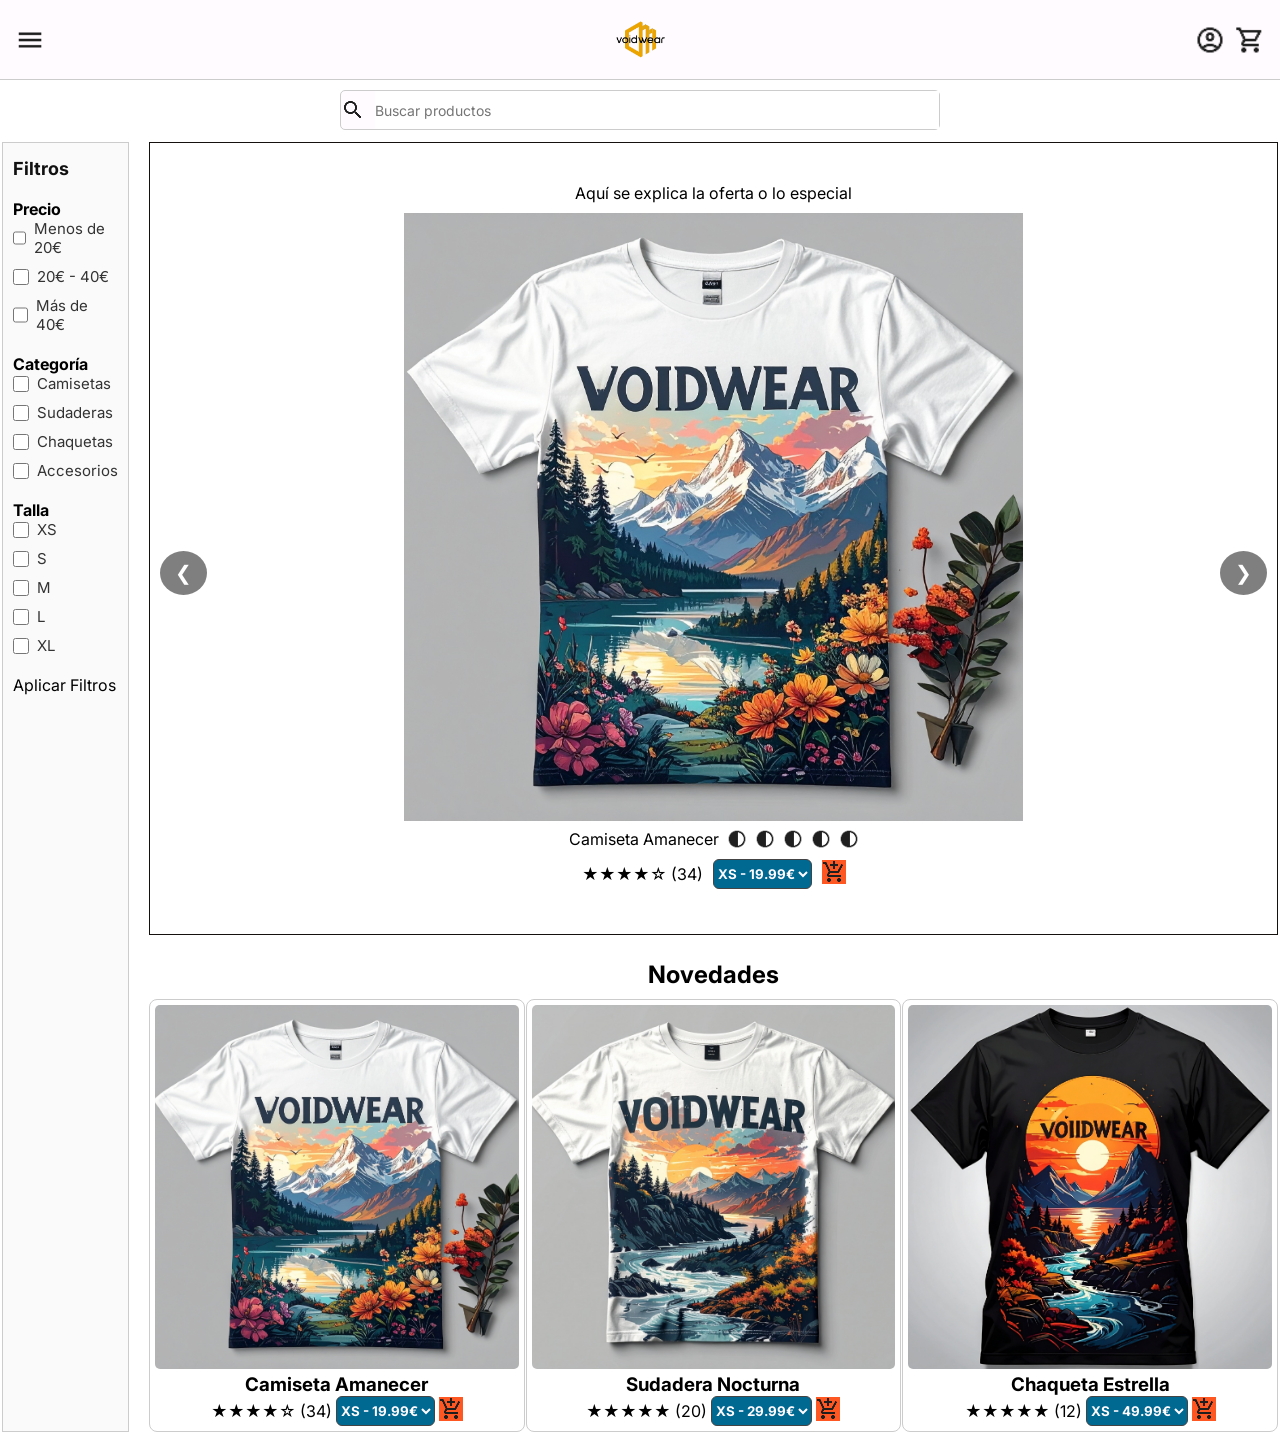
<file: index.html>
<!DOCTYPE html>
<html lang="es">
<head>
    <meta charset="UTF-8">
    <meta name="viewport" content="width=device-width, initial-scale=1.0">
    <title>VoidWear - Home</title>
    <link rel="stylesheet" href="css/style.css">
</head>
<body>

<header>
    <img class="icono menu-toggle" src="icons/menu.png" alt="Menú">

    <img class="logo" src="logos/normal.png" alt="Logo">

    <div class="icons-header">
        <img class="icono" src="icons/perfil.png" alt="Perfil">
        <img class="icono" src="icons/carrito.png" alt="Carrito">
    </div>
</header>


<nav class="menu-lateral" id="menuLateral">
    <button class="cerrar-menu" id="cerrarMenu">×</button>

    <div class="menu-item">
        <p class="categoria">Mujer ▼</p>
        <div class="submenu">
            <a href="#">Camisetas</a>
            <a href="#">Pantalones</a>
            <a href="#">Chaquetas</a>
            <a href="#">Accesorios</a>
        </div>
    </div>

    <div class="menu-item">
        <p class="categoria">Hombre ▼</p>
        <div class="submenu">
            <a href="#">Camisetas</a>
            <a href="#">Pantalones</a>
            <a href="#">Chaquetas</a>
            <a href="#">Accesorios</a>
        </div>
    </div>

    <div class="menu-item">
        <p class="categoria">Niños ▼</p>
        <div class="submenu">
            <a href="#">Camisetas</a>
            <a href="#">Pantalones</a>
            <a href="#">Chaquetas</a>
            <a href="#">Accesorios</a>
        </div>
    </div>

    <a class="solo-link" href="#">Ofertas</a>

</nav>



</header>

<nav class="menu-lateral" id="menuLateral">
    <button class="cerrar-menu" id="cerrarMenu">X</button>
    <a href="#">Hombre</a>
    <a href="#">Mujer</a>
    <a href="#">Accesorios</a>
    <a href="#">Ofertas</a>
</nav>

<div class="busqueda">
    <img class="icono" src="icons/lupa.png" alt="Buscar">
    <input type="text" id="searchBar" placeholder="Buscar productos">
    <img class="icono filtro-toggle" src="icons/filtro.png" alt="Filtro">
</div>



<div class="filtro-panel" id="filtroPanel">
    <div class="filtro-contenido">

        <h3>Filtrar por</h3>

        *9+6
        <div class="filtro-grupo">
            <h4>Precio</h4>
            <label><input type="checkbox"> Menos de 20€</label>
            <label><input type="checkbox"> 20€ - 40€</label>
            <label><input type="checkbox"> Más de 40€</label>
        </div>

        <div class="filtro-grupo">
            <h4>Categoría</h4>
            <label><input type="checkbox"> Camisetas</label>
            <label><input type="checkbox"> Sudaderas</label>
            <label><input type="checkbox"> Chaquetas</label>
        </div>

        <div class="filtro-grupo">
            <h4>Talla</h4>
            <label><input type="checkbox"> XS</label>
            <label><input type="checkbox"> S</label>
            <label><input type="checkbox"> M</label>
            <label><input type="checkbox"> L</label>
            <label><input type="checkbox"> XL</label>
        </div>

        <button id="cerrarFiltro" class="btn-cerrar-filtro">Cerrar</button>
    </div>
</div>



<div class="contenedor-pagina">
   <aside class="sidebar" id="sidebarFiltros">
    
    <h3>Filtros</h3>

    <div class="sidebar-grupo">
        <h4>Precio</h4>
        <label><input type="checkbox" class="filtro" value="menos20"> Menos de 20€</label>
        <label><input type="checkbox" class="filtro" value="20-40"> 20€ - 40€</label>
        <label><input type="checkbox" class="filtro" value="mas40"> Más de 40€</label>
    </div>

    <div class="sidebar-grupo">
        <h4>Categoría</h4>
        <label><input type="checkbox" class="filtro" value="camisetas"> Camisetas</label>
        <label><input type="checkbox" class="filtro" value="sudaderas"> Sudaderas</label>
        <label><input type="checkbox" class="filtro" value="chaquetas"> Chaquetas</label>
        <label><input type="checkbox" class="filtro" value="accesorios"> Accesorios</label>
    </div>

    <div class="sidebar-grupo">
        <h4>Talla</h4>
        <label><input type="checkbox" class="filtro" value="xs"> XS</label>
        <label><input type="checkbox" class="filtro" value="s"> S</label>
        <label><input type="checkbox" class="filtro" value="m"> M</label>
        <label><input type="checkbox" class="filtro" value="l"> L</label>
        <label><input type="checkbox" class="filtro" value="xl"> XL</label>
    </div>

    <button class="btn-aplicar-filtros">Aplicar Filtros</button>

</aside>

    <main>
        <section class="especial">
    <div class="slider-header">
        Aquí se explica la oferta o lo especial
    </div>

    <div class="slider-container">
        <div class="slider" id="slider">

            <div class="slide" data-id="1">
                <img src="imgs/slide1.jpg" class="img-producto">
                
                <div class="titulo-color">
                <div class="titulo-producto">Camiseta Amanecer</div>
                <img src="icons/color.png" class="icono-color">
                <img src="icons/color.png" class="icono-color">
                <img src="icons/color.png" class="icono-color">
                <img src="icons/color.png" class="icono-color">
                <img src="icons/color.png" class="icono-color">

                </div>
                <div class="slider-dots" id="dots"></div>

                <div class="slider-inferior">
                    <div class="rating">★★★★☆ (34)</div>

                    <select class="select-talla" data-id="1">
                        <option value="19.99">XS - 19.99€</option>
                        <option value="21.99">S - 21.99€</option>
                        <option value="23.99">M - 23.99€</option>
                        <option value="25.99">L - 25.99€</option>
                        <option value="27.99">XL - 27.99€</option>
                    </select>

<button >
                <img class="add-carrito" src="icons/add_cart.png">
            </button>                 </div>
            </div>

            <div class="slide" data-id="2">
                <img src="imgs/slide2.jpg" class="img-producto">
                <div class="titulo-producto">Sudadera Nocturna</div>

                <div class="slider-dots" id="dots2"></div>

                <div class="slider-inferior">
                    <div class="rating">★★★★★ (20)</div>

                    <select class="select-talla" data-id="2">
                        <option value="29.99">XS - 29.99€</option>
                        <option value="31.99">S - 31.99€</option>
                        <option value="33.99">M - 33.99€</option>
                        <option value="35.99">L - 35.99€</option>
                        <option value="37.99">XL - 37.99€</option>
                    </select>

<button >
                <img class="add-carrito" src="icons/add_cart.png">
            </button>                  </div>
            </div>

            <div class="slide" data-id="3">
                <img src="imgs/slide3.jpg" class="img-producto">
                <div class="titulo-producto">Chaqueta Estrella</div>

                <div class="slider-dots" id="dots3"></div>

                <div class="slider-inferior">
                    <div class="rating">★★★★★ (12)</div>

                    <select class="select-talla" data-id="3">
                        <option value="49.99">XS - 49.99€</option>
                        <option value="52.99">S - 52.99€</option>
                        <option value="55.99">M - 55.99€</option>
                        <option value="58.99">L - 58.99€</option>
                        <option value="61.99">XL - 61.99€</option>
                    </select>

<button >
                <img class="add-carrito" src="icons/add_cart.png">
            </button>                </div>
            </div>
        </div>

        <button class="prev" onclick="moveSlide(-1)">&#10094;</button>
        <button class="next" onclick="moveSlide(1)">&#10095;</button>

   
    </div>
</section>

        <section class="productos">
            <h2>Novedades</h2>
            <div class="grid-productos">

    <div class="product-card">
                          <a href="detalle.html">

        <img src="imgs/slide1.jpg" class="producto-imagen">
                          </a>
        <h3>Camiseta Amanecer</h3>

        <div class="producto-inferior">
            <div class="rating">★★★★☆ (34)</div>

            <select class="select-talla">
                <option value="19.99">XS - 19.99€</option>
                <option value="21.99">S - 21.99€</option>
                <option value="23.99">M - 23.99€</option>
                <option value="25.99">L - 25.99€</option>
                <option value="27.99">XL - 27.99€</option>
            </select>

            <button >
                <img class="add-carrito" src="icons/add_cart.png">
            </button>
        </div>
    </div>

    <div class="product-card">
                                  <a href="detalle.html">

        <img src="imgs/slide2.jpg" class="producto-imagen">
                                  </a>
        <h3>Sudadera Nocturna</h3>

        <div class="producto-inferior">
            <div class="rating">★★★★★ (20)</div>

            <select class="select-talla">
                <option value="29.99">XS - 29.99€</option>
                <option value="31.99">S - 31.99€</option>
                <option value="33.99">M - 33.99€</option>
                <option value="35.99">L - 35.99€</option>
                <option value="37.99">XL - 37.99€</option>
            </select>

<button >
                <img class="add-carrito" src="icons/add_cart.png">
            </button>        
        </div>
    </div>

    <div class="product-card">
                                          <a href="detalle.html">

        <img src="imgs/slide3.jpg" class="producto-imagen">
                                          </a>
        <h3>Chaqueta Estrella</h3>

        <div class="producto-inferior">
            <div class="rating">★★★★★ (12)</div>

            <select class="select-talla">
                <option value="49.99">XS - 49.99€</option>
                <option value="52.99">S - 52.99€</option>
                <option value="55.99">M - 55.99€</option>
                <option value="58.99">L - 58.99€</option>
                <option value="61.99">XL - 61.99€</option>
            </select>

<button >
                <img class="add-carrito" src="icons/add_cart.png">
            </button>         </div>
    </div>

</div>

        </section>

    </main>
</div>

<script src="javascript.js"></script>
</body>
</html>
</file>
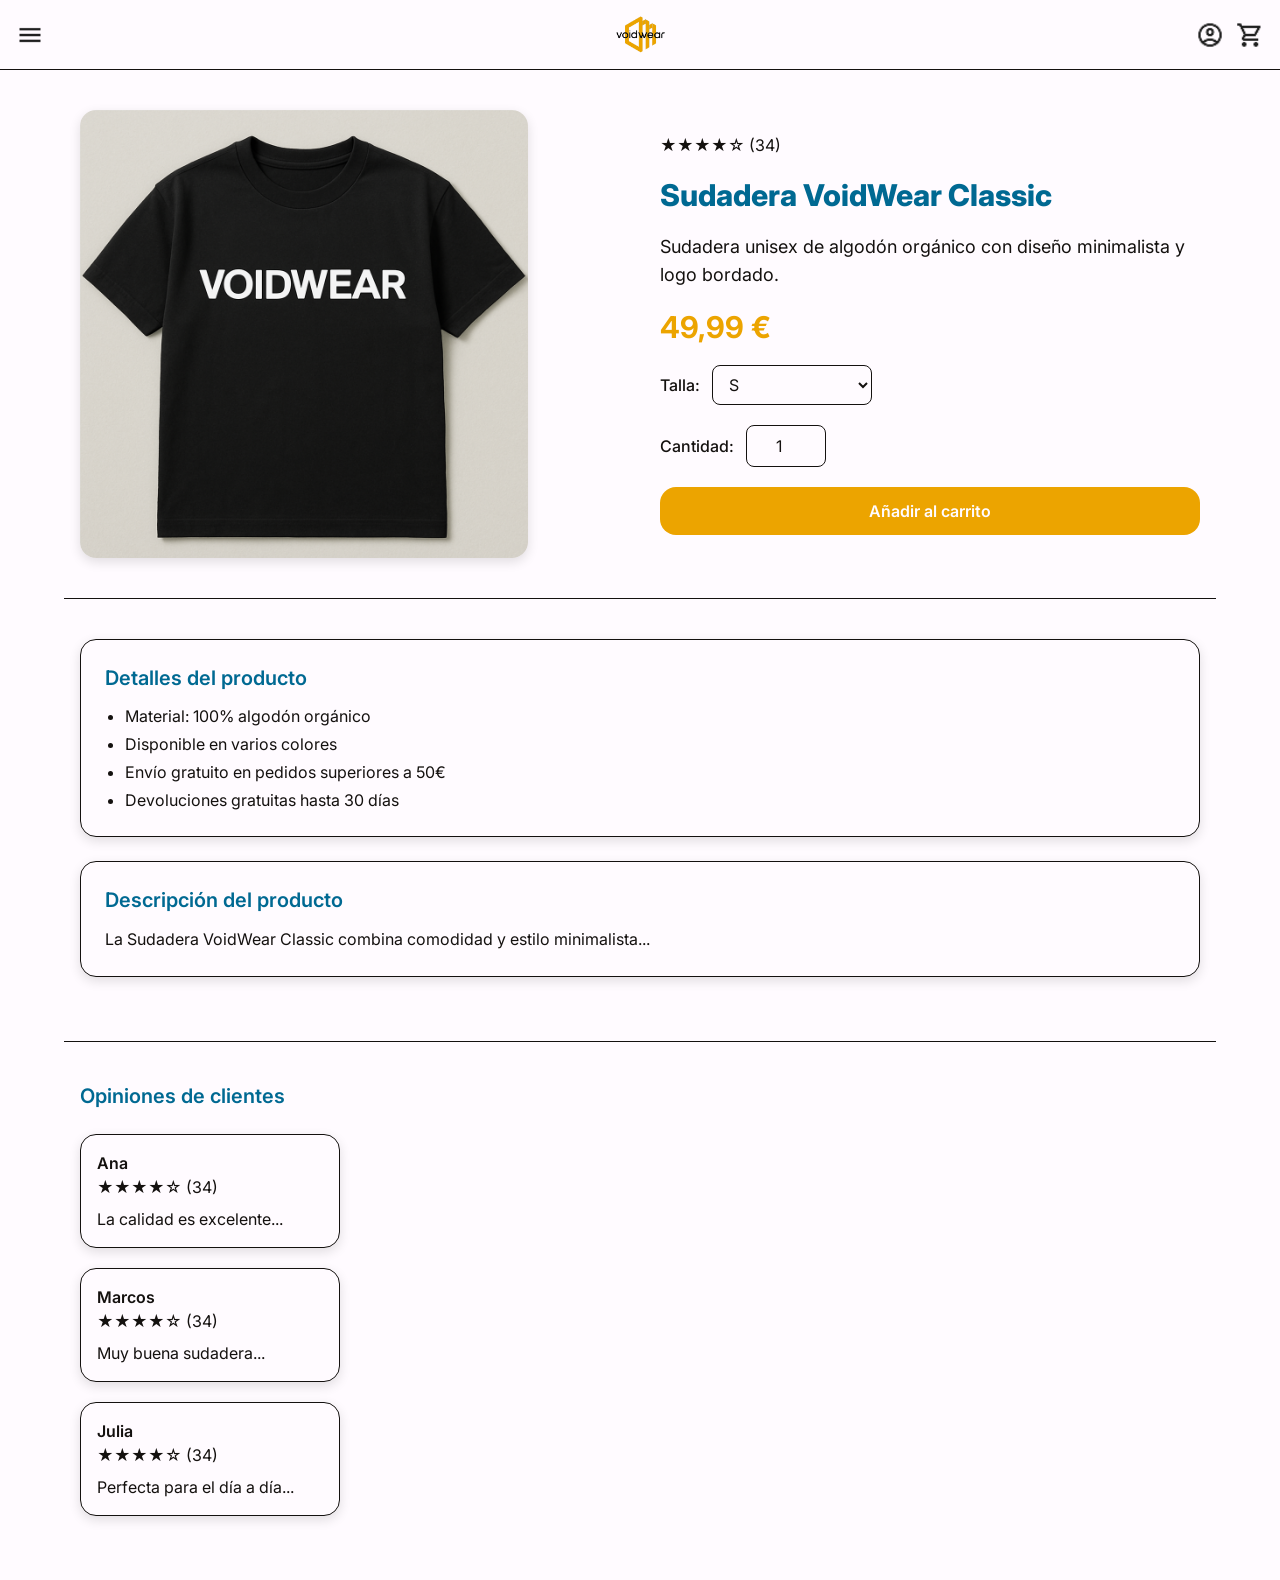
<file: detalle.html>
<!DOCTYPE html>
<html lang="es">
<head>
  <meta charset="UTF-8" />
  <meta name="viewport" content="width=device-width, initial-scale=1.0" />
  <title>Detalle Producto - VoidWear</title>
  <link rel="stylesheet" href="css/output.css">
</head>

<body class="bg-blanco font-principal">

<!-- HEADER -->
<header class="w-full bg-blanco flex items-center justify-center h-[70px] border-b border-negro sticky top-0 z-20 relative">

  <img id="menuToggle"
       src="icons/menu.png"
       class="w-7 h-7 absolute left-4 cursor-pointer"
       alt="menu">

  <a href="index.html">
    <img src="logos/normal.png" alt="Logo" class="h-[50px]">
  </a>

  <div class="absolute right-4 flex gap-3">
      <img src="icons/perfil.png" class="w-7 h-7 cursor-pointer">
      <img src="icons/carrito.png" class="w-7 h-7 cursor-pointer">
  </div>
</header>

<!-- MENU LATERAL -->
<nav id="menuLateral"
     class="fixed top-0 left-0 w-[230px] h-full p-5 flex flex-col
            -translate-x-full transition-transform duration-300 z-30
            bg-blanco border-r border-negro">

    <button id="cerrarMenu" class="self-end text-xl font-bold mb-4 cursor-pointer">×</button>

    <div class="mb-4">
        <p class="categoria font-bold text-lg cursor-pointer text-negro">Mujer ▼</p>
        <div class="submenu ml-2 hidden">
            <a class="block py-1 text-negro">Camisetas</a>
            <a class="block py-1 text-negro">Pantalones</a>
            <a class="block py-1 text-negro">Chaquetas</a>
            <a class="block py-1 text-negro">Accesorios</a>
        </div>
    </div>

    <div class="mb-4">
        <p class="categoria font-bold text-lg cursor-pointer text-negro">Hombre ▼</p>
        <div class="submenu ml-2 hidden">
            <a class="block py-1 text-negro">Camisetas</a>
            <a class="block py-1 text-negro">Pantalones</a>
            <a class="block py-1 text-negro">Chaquetas</a>
            <a class="block py-1 text-negro">Accesorios</a>
        </div>
    </div>

    <div class="mb-4">
        <p class="categoria font-bold text-lg cursor-pointer text-negro">Niños ▼</p>
        <div class="submenu ml-2 hidden">
            <a class="block py-1 text-negro">Camisetas</a>
            <a class="block py-1 text-negro">Pantalones</a>
            <a class="block py-1 text-negro">Chaquetas</a>
            <a class="block py-1 text-negro">Accesorios</a>
        </div>
    </div>

    <a class="text-lg mt-2 block text-negro">Ofertas</a>
</nav>


<main class="max-w-6xl mx-auto px-4 py-10 
            grid grid-cols-1 gap-10
            lg:grid lg:grid-cols-2">

    <!-- IMAGEN -->
    <div class="flex flex-col justify-center items-center lg:items-start">
        <img src="imgs/producto1.png"
             class="w-full max-w-md aspect-square object-cover rounded-xl2 shadow-suave">
    </div>

    <!-- INFO -->
    <div class="flex flex-col justify-center space-y-5 text-negro">

        <div class="flex justify-between">
            <p>★★★★☆ (34)</p>
        </div>

        <h1 class="text-3xl font-extrabold text-azul">Sudadera VoidWear Classic</h1>

        <p class="text-lg text-negro">
            Sudadera unisex de algodón orgánico con diseño minimalista y logo bordado.
        </p>

        <p class="text-3xl font-bold text-naranja">49,99 €</p>

        <div class="flex flex-col sm:flex-row sm:items-center gap-3">
            <label class="font-medium">Talla:</label>
<select class="border border-negro rounded-lg px-3 py-2 bg-blanco text-negro w-28 sm:w-32 md:w-40">
                <option>S</option><option>M</option><option>L</option><option>XL</option>
            </select>
        </div>

        <div class="flex flex-col sm:flex-row sm:items-center gap-3">
            <label class="font-medium">Cantidad:</label>
            <input type="number" min="1" value="1"
                   class="w-20 border border-negro rounded-lg px-3 py-2 text-center bg-blanco text-negro">
        </div>

        <button class="bg-naranja text-blanco font-semibold py-3 px-6 rounded-xl2 w-full sm:w-auto">
            Añadir al carrito
        </button>

    </div>
</main>



<section class="max-w-6xl mx-auto px-4 pb-16 border-t border-negro pt-10
                grid grid-cols-1 gap-10
                md:grid-cols-2 md:gap-6
                lg:grid-cols-1">

    <!-- DETALLES -->
    <div class="p-6 bg-blanco border border-negro rounded-xl2 shadow-suave">
        <h2 class="font-semibold text-xl mb-3 text-azul">Detalles del producto</h2>
        <ul class="text-negro list-disc pl-5 space-y-1">
            <li>Material: 100% algodón orgánico</li>
            <li>Disponible en varios colores</li>
            <li>Envío gratuito en pedidos superiores a 50€</li>
            <li>Devoluciones gratuitas hasta 30 días</li>
        </ul>
    </div>

    <!-- DESCRIPCIÓN -->
    <div class="p-6 bg-blanco border border-negro rounded-xl2 shadow-suave">
        <h2 class="font-semibold text-xl mb-3 text-azul">Descripción del producto</h2>
        <p class="text-negro leading-relaxed">
            La Sudadera VoidWear Classic combina comodidad y estilo minimalista...
        </p>
    </div>

</section>



<section class="max-w-6xl mx-auto px-4 pb-16 border-t border-negro pt-10">
    <h2 class="font-semibold text-xl mb-6 text-azul">Opiniones de clientes</h2>

    <div class="review-card mb-5">
        <p class="font-semibold text-negro">Ana</p>
        <p class="text-negro">★★★★☆ (34)</p>
        <p class="mt-2 text-negro">La calidad es excelente...</p>
    </div>

    <div class="review-card mb-5">
        <p class="font-semibold text-negro">Marcos</p>
        <p class="text-negro">★★★★☆ (34)</p>
        <p class="mt-2 text-negro">Muy buena sudadera...</p>
    </div>

    <div class="review-card">
        <p class="font-semibold text-negro">Julia</p>
        <p class="text-negro">★★★★☆ (34)</p>
        <p class="mt-2 text-negro">Perfecta para el día a día...</p>
    </div>
</section>


<!-- JS -->
<script>
    const menuLateral = document.getElementById("menuLateral");
    const menuToggle = document.getElementById("menuToggle");
    const cerrarMenu = document.getElementById("cerrarMenu");

    menuToggle.onclick = () => menuLateral.classList.remove("-translate-x-full");
    cerrarMenu.onclick = () => menuLateral.classList.add("-translate-x-full");

    document.querySelectorAll(".categoria").forEach(cat => {
        cat.addEventListener("click", () => {
            const submenu = cat.nextElementSibling;
            submenu.classList.toggle("hidden");
            cat.classList.toggle("text-naranja");
        });
    });
</script>

</body>
</html>
</file>
<file: css/style.css>
@font-face {
  font-family: 'inter'; 
  src: url('/fuentes/Inter/Inter-VariableFont_opsz,wght.ttf'); 
}

/* RESET */
* {
    box-sizing: border-box;
    margin: 0;
    padding: 0;
    font-family: 'inter', sans-serif; 
}



.icono-color {
    width: 20px !important;
    height: 20px !important;
    margin-left: 8px;
    vertical-align: middle;
}




/* ================= HEADER ================= */
header {
    width: 100%;
    background-color: #fffbff;
    display: flex;
    align-items: center;
    justify-content: center;
    height: 70px;
    border-bottom: 1px solid #ccc;
    position: sticky;
    top: 0;
    z-index: 10;
}

.menu-toggle {
    position: absolute;
    left: 15px;
}

.menu-item {
    margin-bottom: 10px;
}

.categoria {
    font-size: 18px;
    padding: 10px 0;
    cursor: pointer;
    display: block;
    font-weight: bold;
    color: #111;
}

.categoria.active {
    color: #ff5722;
}

.submenu {
    display: none;
    flex-direction: column;
    margin-left: 10px;
    animation: fade .3s ease;
}

.submenu a {
    font-size: 16px;
    padding: 6px 0;
    color: #14110f;
    text-decoration: none;
}

.solo-link {
    font-size: 18px;
    margin-top: 10px;
    display: block;
    color: #111;
}

/* Animación */
@keyframes fade {
    from {opacity: 0;}
    to {opacity: 1;}
}


header .icono {
    height: 30px;
    width: 30px;
    cursor: pointer;
}

header .logo {
    height: 50px;
}

/* ICONOS DERECHA */

.icons-header {
    position: absolute;
    right: 15px;
    display: flex;
    gap: 10px;
}

/* ================= MENÚ LATERAL (MÓVIL/TABLET) ================= */
.menu-lateral {
    position: fixed;
    top: 0;
    left: -250px;
    width: 230px;
    height: 100%;
    background: #fff;
    border-right: 1px solid #ccc;
    padding: 20px;
    display: flex;
    flex-direction: column;
    transition: .3s;
    z-index: 20;
}

.menu-lateral.active {
    left: 0;
}

.menu-lateral a {
    padding: 10px 0;
    font-size: 18px;
    color: #14110f;
    text-decoration: none;
}

.cerrar-menu {
    align-self: flex-end;
    border: none;
    background: none;
    font-size: 20px;
    font-weight: bold;
    cursor: pointer;
    margin-bottom: 20px;
}

/* ================= BÚSQUEDA ================= */
/* Buscador */
.busqueda {
    background-color: #fffbff;
    width: 95%;
    max-width: 600px;
    height: 40px;
    display: flex;
    align-items: center;
    border: 1px solid #ccc;
    border-radius: 5px;
    margin: 10px auto;
    gap: 10px;
}

/* Input */
.busqueda input {
    height: 100%;
    width: 100%;
    border: none;
    outline: none;
    font-size: 14px;
}

.busqueda .filtro-toggle {
    height: 100%;
    width: 45px;
    display: flex;
    justify-content: center;
    align-items: center;
    border-left: 1px solid #14110f;
    cursor: pointer;
}

.busqueda .filtro-toggle img {
    width: 22px;
    height: 22px;
    object-fit: contain;
}



/* ================= SLIDER ================= */
.especial {
    display: flex;
    flex-direction: column;
    align-items: center;
    gap:10px;
    width: 100%;
    max-width: 100%;
    position: relative;
    overflow: hidden;
    padding-top: 40px;
    border: 1px solid #14110f;
}

.slider-title {
    text-align: center;
    font-size: 22px;
    font-weight: bold;
    color: #333;
    margin-bottom: 8px;
}

.slider-container {
    width: 100%;
    height: 100%;
    position: relative;
}

.slider {
    display: flex;
    height: 100%;
    transition: transform 0.5s ease-in-out;
}

.slide {
    min-width: 100%;
    height: 100%;
    display: flex;
    flex-direction: column;
    align-items: center;
}



.titulo-color{
    display: flex;
    align-items: center;
    justify-content: center;
    margin-top: 8px;
    flex-wrap: wrap;
}

.slider-inferior{
    display: flex;
    flex-direction: row;
    align-items: center;
    flex-wrap: wrap;
    gap: 10px;
    padding: 10px;
    justify-content: center;}

.info-producto {
    margin-top: 8px;
    font-size: 16px;
    color: #111;
}


.select-talla {


    background: #006992;
    border: 1px solid #444;
    border-radius: 6px;
    cursor: pointer;
    color: #fffbff;
    font-weight: bold;
    height: 30px;
}



/* BOTONES SLIDER */
.prev, .next {
    position: absolute;
    top: 50%;
    transform: translateY(-50%);
    background-color: rgba(0,0,0,0.5);
    color: white;
    border: none;
    padding: 10px 15px;
    cursor: pointer;
    font-size: 20px;
    border-radius: 50%;
    z-index: 10;
    transition: background 0.3s;
}

.prev { left: 10px; }
.next { right: 10px; }

.prev:hover, .next:hover {
    background-color: rgba(0,0,0,0.8);
}



/* ================= LAYOUT PRINCIPAL ================= */
.contenedor-pagina {
    width: 100%;
    display: flex;
    gap: 20px;
    padding: 2px;
}

/* SIDEBAR FILTROS (solo PC) */
.sidebar {
    display: none;
    width: 200px;
    border-right: 1px solid #ccc;
    padding: 10px;
}

.sidebar h3 {
    margin-bottom: 10px;
}



.sidebar label {
    display: block;
    margin-bottom: 10px;
    cursor: pointer;
}

/* ================= GRID DE PRODUCTOS ================= */
.productos {
    width: 100%;
    margin-top: 25px;
}

.productos h2 {
    margin-bottom: 10px;
    text-align: center;
}

.grid-productos {
    display: grid;
    gap: 15px;
    width: 100%;
}

.product-card {
    border: 1px solid #ccc;
    border-radius: 8px;
    padding: 5px;
    text-align: center;
    background: #fff;
}

.producto-imagen {
    width: 100%;
    border-radius: 5px;
    aspect-ratio: 1/1;
    object-fit: cover;
}

.add-carrito {
    border: none !important;
    background-color: #ff5722;
    color: white;
    border: none;
    cursor: pointer;
    font-size: 18px;
}

/*  Mobile: 1 sola columna */
    .grid-productos {
        grid-template-columns: 1fr 1fr;
        width: 100%;
        justify-items: center;
        gap: 1px;
    }

.producto-inferior{
    display: flex;
    justify-content: center;
    align-items: center;
    flex-wrap: wrap;
    gap: 4px;
}


    /* PANEL FILTRO MÓVIL */
/* PANEL FILTRO MÓVIL */
.filtro-panel {
    position: fixed;
    top: 0;
    left: 0;
    width: 100%;
    background: white;
    box-shadow: 0px 4px 8px rgba(0,0,0,0.2);
    z-index: 999;
    display: none;
    flex-direction: column;
    padding: 20px;
    max-height: 0;
    overflow: hidden;
    transition: max-height .35s ease-in-out;
}

/* Cuando se abre */
.filtro-panel.active {
    display: flex;
    max-height: 70vh; /* Altura del dropdown al abrir */
}

/* Estilos del contenido */
.filtro-panel h3 {
    margin-bottom: 10px;
}

.filtro-grupo {
    margin-bottom: 20px;
}

.filtro-grupo h4 {
    margin-bottom: 10px;
    font-size: 16px;
}

.filtro-grupo label {
    display: block;
    margin: 6px 0;
    font-size: 14px;
}

/* Botón cerrar */
.btn-cerrar-filtro {
    width: 100%;
    background: #ff5722;
    border: none;
    padding: 10px;
    border-radius: 6px;
    color: white;
    font-size: 16px;
    cursor: pointer;
}



/* ================= RESPONSIVE ================= */
@media(min-width: 768px) {


    .grid-productos {
        grid-template-columns: repeat(3, 1fr);
    }
}

@media(min-width: 1024px) {
    header {
        height: 80px;
    }

    /* Mostrar sidebar */
    .sidebar {
        display: block;
    }

    
  body > div.busqueda > img.icono.filtro-toggle{
    display: none;
  }

  .filtro-panel {
    max-width: 400px;
    right: 0;
    left: auto;
    border-left: 1px solid #ccc;
    border-radius: 0 0 0 12px;
  }

  .filtro-contenido {
    width: 100%;
  }


    .grid-productos {
        grid-template-columns: repeat(3, 1fr);
    }

    .sidebar {
    display: flex;
    flex-direction: column;
    gap: 10px;

    width: 220px;
    padding: 15px 10px;
    
    border: 1px solid #ccc;
    background: #fafafa;
}

.sidebar h3 {
    font-size: 18px;
    font-weight: bold;
    margin-bottom: 10px;
    color: #111;
}

.sidebar label {
    font-size: 15px;
    color: #333;
    display: flex;
    align-items: center;
    gap: 8px;
    cursor: pointer;
}

.sidebar input[type="checkbox"] {
    width: 16px;
    height: 16px;
    cursor: pointer;
}
    
}

.img-producto{
    width: 55%;
    height: 65%;
    object-fit: cover;
}

button,
button:focus,
button:active {
    all: unset;
    cursor: pointer;
}
</file>
<file: css/output.css>
/*! tailwindcss v4.1.17 | MIT License | https://tailwindcss.com */
@layer properties;
@layer theme, base, components, utilities;
@layer theme {
  :root, :host {
    --font-sans: ui-sans-serif, system-ui, sans-serif, "Apple Color Emoji",
      "Segoe UI Emoji", "Segoe UI Symbol", "Noto Color Emoji";
    --font-mono: ui-monospace, SFMono-Regular, Menlo, Monaco, Consolas, "Liberation Mono",
      "Courier New", monospace;
    --spacing: 0.25rem;
    --container-md: 28rem;
    --container-6xl: 72rem;
    --text-lg: 1.125rem;
    --text-lg--line-height: calc(1.75 / 1.125);
    --text-xl: 1.25rem;
    --text-xl--line-height: calc(1.75 / 1.25);
    --text-3xl: 1.875rem;
    --text-3xl--line-height: calc(2.25 / 1.875);
    --font-weight-medium: 500;
    --font-weight-semibold: 600;
    --font-weight-bold: 700;
    --font-weight-extrabold: 800;
    --leading-relaxed: 1.625;
    --radius-lg: 0.5rem;
    --default-transition-duration: 150ms;
    --default-transition-timing-function: cubic-bezier(0.4, 0, 0.2, 1);
    --default-font-family: var(--font-sans);
    --default-mono-font-family: var(--font-mono);
    --color-naranja: #eca400;
    --color-negro: #14110f;
    --color-azul: #006992;
    --color-blanco: #fffbff;
    --font-principal: Inter, sans-serif;
    --shadow-suave: 0 4px 12px rgba(0, 0, 0, 0.12);
    --radius-xl2: 1rem;
  }
}
@layer base {
  *, ::after, ::before, ::backdrop, ::file-selector-button {
    box-sizing: border-box;
    margin: 0;
    padding: 0;
    border: 0 solid;
  }
  html, :host {
    line-height: 1.5;
    -webkit-text-size-adjust: 100%;
    tab-size: 4;
    font-family: var(--default-font-family, ui-sans-serif, system-ui, sans-serif, "Apple Color Emoji", "Segoe UI Emoji", "Segoe UI Symbol", "Noto Color Emoji");
    font-feature-settings: var(--default-font-feature-settings, normal);
    font-variation-settings: var(--default-font-variation-settings, normal);
    -webkit-tap-highlight-color: transparent;
  }
  hr {
    height: 0;
    color: inherit;
    border-top-width: 1px;
  }
  abbr:where([title]) {
    -webkit-text-decoration: underline dotted;
    text-decoration: underline dotted;
  }
  h1, h2, h3, h4, h5, h6 {
    font-size: inherit;
    font-weight: inherit;
  }
  a {
    color: inherit;
    -webkit-text-decoration: inherit;
    text-decoration: inherit;
  }
  b, strong {
    font-weight: bolder;
  }
  code, kbd, samp, pre {
    font-family: var(--default-mono-font-family, ui-monospace, SFMono-Regular, Menlo, Monaco, Consolas, "Liberation Mono", "Courier New", monospace);
    font-feature-settings: var(--default-mono-font-feature-settings, normal);
    font-variation-settings: var(--default-mono-font-variation-settings, normal);
    font-size: 1em;
  }
  small {
    font-size: 80%;
  }
  sub, sup {
    font-size: 75%;
    line-height: 0;
    position: relative;
    vertical-align: baseline;
  }
  sub {
    bottom: -0.25em;
  }
  sup {
    top: -0.5em;
  }
  table {
    text-indent: 0;
    border-color: inherit;
    border-collapse: collapse;
  }
  :-moz-focusring {
    outline: auto;
  }
  progress {
    vertical-align: baseline;
  }
  summary {
    display: list-item;
  }
  ol, ul, menu {
    list-style: none;
  }
  img, svg, video, canvas, audio, iframe, embed, object {
    display: block;
    vertical-align: middle;
  }
  img, video {
    max-width: 100%;
    height: auto;
  }
  button, input, select, optgroup, textarea, ::file-selector-button {
    font: inherit;
    font-feature-settings: inherit;
    font-variation-settings: inherit;
    letter-spacing: inherit;
    color: inherit;
    border-radius: 0;
    background-color: transparent;
    opacity: 1;
  }
  :where(select:is([multiple], [size])) optgroup {
    font-weight: bolder;
  }
  :where(select:is([multiple], [size])) optgroup option {
    padding-inline-start: 20px;
  }
  ::file-selector-button {
    margin-inline-end: 4px;
  }
  ::placeholder {
    opacity: 1;
  }
  @supports (not (-webkit-appearance: -apple-pay-button))  or (contain-intrinsic-size: 1px) {
    ::placeholder {
      color: currentcolor;
      @supports (color: color-mix(in lab, red, red)) {
        color: color-mix(in oklab, currentcolor 50%, transparent);
      }
    }
  }
  textarea {
    resize: vertical;
  }
  ::-webkit-search-decoration {
    -webkit-appearance: none;
  }
  ::-webkit-date-and-time-value {
    min-height: 1lh;
    text-align: inherit;
  }
  ::-webkit-datetime-edit {
    display: inline-flex;
  }
  ::-webkit-datetime-edit-fields-wrapper {
    padding: 0;
  }
  ::-webkit-datetime-edit, ::-webkit-datetime-edit-year-field, ::-webkit-datetime-edit-month-field, ::-webkit-datetime-edit-day-field, ::-webkit-datetime-edit-hour-field, ::-webkit-datetime-edit-minute-field, ::-webkit-datetime-edit-second-field, ::-webkit-datetime-edit-millisecond-field, ::-webkit-datetime-edit-meridiem-field {
    padding-block: 0;
  }
  ::-webkit-calendar-picker-indicator {
    line-height: 1;
  }
  :-moz-ui-invalid {
    box-shadow: none;
  }
  button, input:where([type="button"], [type="reset"], [type="submit"]), ::file-selector-button {
    appearance: button;
  }
  ::-webkit-inner-spin-button, ::-webkit-outer-spin-button {
    height: auto;
  }
  [hidden]:where(:not([hidden="until-found"])) {
    display: none !important;
  }
}
@layer utilities {
  .absolute {
    position: absolute;
  }
  .fixed {
    position: fixed;
  }
  .relative {
    position: relative;
  }
  .static {
    position: static;
  }
  .sticky {
    position: sticky;
  }
  .top-0 {
    top: calc(var(--spacing) * 0);
  }
  .right-4 {
    right: calc(var(--spacing) * 4);
  }
  .left-0 {
    left: calc(var(--spacing) * 0);
  }
  .left-4 {
    left: calc(var(--spacing) * 4);
  }
  .z-20 {
    z-index: 20;
  }
  .z-30 {
    z-index: 30;
  }
  .mx-auto {
    margin-inline: auto;
  }
  .mt-2 {
    margin-top: calc(var(--spacing) * 2);
  }
  .mb-3 {
    margin-bottom: calc(var(--spacing) * 3);
  }
  .mb-4 {
    margin-bottom: calc(var(--spacing) * 4);
  }
  .mb-5 {
    margin-bottom: calc(var(--spacing) * 5);
  }
  .mb-6 {
    margin-bottom: calc(var(--spacing) * 6);
  }
  .ml-2 {
    margin-left: calc(var(--spacing) * 2);
  }
  .block {
    display: block;
  }
  .flex {
    display: flex;
  }
  .grid {
    display: grid;
  }
  .hidden {
    display: none;
  }
  .aspect-square {
    aspect-ratio: 1 / 1;
  }
  .h-7 {
    height: calc(var(--spacing) * 7);
  }
  .h-\[50px\] {
    height: 50px;
  }
  .h-\[70px\] {
    height: 70px;
  }
  .h-full {
    height: 100%;
  }
  .w-7 {
    width: calc(var(--spacing) * 7);
  }
  .w-20 {
    width: calc(var(--spacing) * 20);
  }
  .w-28 {
    width: calc(var(--spacing) * 28);
  }
  .w-\[230px\] {
    width: 230px;
  }
  .w-full {
    width: 100%;
  }
  .max-w-6xl {
    max-width: var(--container-6xl);
  }
  .max-w-md {
    max-width: var(--container-md);
  }
  .-translate-x-full {
    --tw-translate-x: -100%;
    translate: var(--tw-translate-x) var(--tw-translate-y);
  }
  .transform {
    transform: var(--tw-rotate-x,) var(--tw-rotate-y,) var(--tw-rotate-z,) var(--tw-skew-x,) var(--tw-skew-y,);
  }
  .cursor-pointer {
    cursor: pointer;
  }
  .list-disc {
    list-style-type: disc;
  }
  .grid-cols-1 {
    grid-template-columns: repeat(1, minmax(0, 1fr));
  }
  .flex-col {
    flex-direction: column;
  }
  .items-center {
    align-items: center;
  }
  .justify-between {
    justify-content: space-between;
  }
  .justify-center {
    justify-content: center;
  }
  .gap-3 {
    gap: calc(var(--spacing) * 3);
  }
  .gap-10 {
    gap: calc(var(--spacing) * 10);
  }
  .space-y-1 {
    :where(& > :not(:last-child)) {
      --tw-space-y-reverse: 0;
      margin-block-start: calc(calc(var(--spacing) * 1) * var(--tw-space-y-reverse));
      margin-block-end: calc(calc(var(--spacing) * 1) * calc(1 - var(--tw-space-y-reverse)));
    }
  }
  .space-y-5 {
    :where(& > :not(:last-child)) {
      --tw-space-y-reverse: 0;
      margin-block-start: calc(calc(var(--spacing) * 5) * var(--tw-space-y-reverse));
      margin-block-end: calc(calc(var(--spacing) * 5) * calc(1 - var(--tw-space-y-reverse)));
    }
  }
  .self-end {
    align-self: flex-end;
  }
  .rounded-lg {
    border-radius: var(--radius-lg);
  }
  .rounded-xl2 {
    border-radius: var(--radius-xl2);
  }
  .border {
    border-style: var(--tw-border-style);
    border-width: 1px;
  }
  .border-t {
    border-top-style: var(--tw-border-style);
    border-top-width: 1px;
  }
  .border-r {
    border-right-style: var(--tw-border-style);
    border-right-width: 1px;
  }
  .border-b {
    border-bottom-style: var(--tw-border-style);
    border-bottom-width: 1px;
  }
  .border-negro {
    border-color: var(--color-negro);
  }
  .bg-blanco {
    background-color: var(--color-blanco);
  }
  .bg-naranja {
    background-color: var(--color-naranja);
  }
  .object-cover {
    object-fit: cover;
  }
  .p-5 {
    padding: calc(var(--spacing) * 5);
  }
  .p-6 {
    padding: calc(var(--spacing) * 6);
  }
  .px-3 {
    padding-inline: calc(var(--spacing) * 3);
  }
  .px-4 {
    padding-inline: calc(var(--spacing) * 4);
  }
  .px-6 {
    padding-inline: calc(var(--spacing) * 6);
  }
  .py-1 {
    padding-block: calc(var(--spacing) * 1);
  }
  .py-2 {
    padding-block: calc(var(--spacing) * 2);
  }
  .py-3 {
    padding-block: calc(var(--spacing) * 3);
  }
  .py-10 {
    padding-block: calc(var(--spacing) * 10);
  }
  .pt-10 {
    padding-top: calc(var(--spacing) * 10);
  }
  .pb-16 {
    padding-bottom: calc(var(--spacing) * 16);
  }
  .pl-5 {
    padding-left: calc(var(--spacing) * 5);
  }
  .text-center {
    text-align: center;
  }
  .font-principal {
    font-family: var(--font-principal);
  }
  .text-3xl {
    font-size: var(--text-3xl);
    line-height: var(--tw-leading, var(--text-3xl--line-height));
  }
  .text-lg {
    font-size: var(--text-lg);
    line-height: var(--tw-leading, var(--text-lg--line-height));
  }
  .text-xl {
    font-size: var(--text-xl);
    line-height: var(--tw-leading, var(--text-xl--line-height));
  }
  .leading-relaxed {
    --tw-leading: var(--leading-relaxed);
    line-height: var(--leading-relaxed);
  }
  .font-bold {
    --tw-font-weight: var(--font-weight-bold);
    font-weight: var(--font-weight-bold);
  }
  .font-extrabold {
    --tw-font-weight: var(--font-weight-extrabold);
    font-weight: var(--font-weight-extrabold);
  }
  .font-medium {
    --tw-font-weight: var(--font-weight-medium);
    font-weight: var(--font-weight-medium);
  }
  .font-semibold {
    --tw-font-weight: var(--font-weight-semibold);
    font-weight: var(--font-weight-semibold);
  }
  .text-azul {
    color: var(--color-azul);
  }
  .text-blanco {
    color: var(--color-blanco);
  }
  .text-naranja {
    color: var(--color-naranja);
  }
  .text-negro {
    color: var(--color-negro);
  }
  .shadow-suave {
    --tw-shadow: 0 4px 12px var(--tw-shadow-color, rgba(0, 0, 0, 0.12));
    box-shadow: var(--tw-inset-shadow), var(--tw-inset-ring-shadow), var(--tw-ring-offset-shadow), var(--tw-ring-shadow), var(--tw-shadow);
  }
  .transition-transform {
    transition-property: transform, translate, scale, rotate;
    transition-timing-function: var(--tw-ease, var(--default-transition-timing-function));
    transition-duration: var(--tw-duration, var(--default-transition-duration));
  }
  .duration-300 {
    --tw-duration: 300ms;
    transition-duration: 300ms;
  }
  .sm\:w-32 {
    @media (width >= 40rem) {
      width: calc(var(--spacing) * 32);
    }
  }
  .sm\:w-auto {
    @media (width >= 40rem) {
      width: auto;
    }
  }
  .sm\:flex-row {
    @media (width >= 40rem) {
      flex-direction: row;
    }
  }
  .sm\:items-center {
    @media (width >= 40rem) {
      align-items: center;
    }
  }
  .md\:w-40 {
    @media (width >= 48rem) {
      width: calc(var(--spacing) * 40);
    }
  }
  .md\:grid-cols-2 {
    @media (width >= 48rem) {
      grid-template-columns: repeat(2, minmax(0, 1fr));
    }
  }
  .md\:gap-6 {
    @media (width >= 48rem) {
      gap: calc(var(--spacing) * 6);
    }
  }
  .lg\:grid {
    @media (width >= 64rem) {
      display: grid;
    }
  }
  .lg\:grid-cols-1 {
    @media (width >= 64rem) {
      grid-template-columns: repeat(1, minmax(0, 1fr));
    }
  }
  .lg\:grid-cols-2 {
    @media (width >= 64rem) {
      grid-template-columns: repeat(2, minmax(0, 1fr));
    }
  }
  .lg\:items-start {
    @media (width >= 64rem) {
      align-items: flex-start;
    }
  }
}
@font-face {
  font-family: "Inter";
  src: url("/fuentes/Inter/Inter-VariableFont_opsz,wght.ttf") format("truetype");
  font-weight: 100 900;
  font-display: swap;
}
.bg-naranja {
  background-color: var(--color-naranja);
}
.bg-negro {
  background-color: var(--color-negro);
}
.bg-azul {
  background-color: var(--color-azul);
}
.bg-blanco {
  background-color: var(--color-blanco);
}
.text-naranja {
  color: var(--color-naranja);
}
.text-negro {
  color: var(--color-negro);
}
.text-azul {
  color: var(--color-azul);
}
.text-blanco {
  color: var(--color-blanco);
}
.border-naranja {
  border-color: var(--color-naranja);
}
.border-negro {
  border-color: var(--color-negro);
}
.border-azul {
  border-color: var(--color-azul);
}
.border-blanco {
  border-color: var(--color-blanco);
}
.review-card {
  background-color: var(--color-blanco);
  border: 1px solid var(--color-negro);
  padding: 1rem;
  border-radius: var(--radius-xl2);
  box-shadow: var(--shadow-suave);
  max-width: 260px;
}
@property --tw-translate-x {
  syntax: "*";
  inherits: false;
  initial-value: 0;
}
@property --tw-translate-y {
  syntax: "*";
  inherits: false;
  initial-value: 0;
}
@property --tw-translate-z {
  syntax: "*";
  inherits: false;
  initial-value: 0;
}
@property --tw-rotate-x {
  syntax: "*";
  inherits: false;
}
@property --tw-rotate-y {
  syntax: "*";
  inherits: false;
}
@property --tw-rotate-z {
  syntax: "*";
  inherits: false;
}
@property --tw-skew-x {
  syntax: "*";
  inherits: false;
}
@property --tw-skew-y {
  syntax: "*";
  inherits: false;
}
@property --tw-space-y-reverse {
  syntax: "*";
  inherits: false;
  initial-value: 0;
}
@property --tw-border-style {
  syntax: "*";
  inherits: false;
  initial-value: solid;
}
@property --tw-leading {
  syntax: "*";
  inherits: false;
}
@property --tw-font-weight {
  syntax: "*";
  inherits: false;
}
@property --tw-shadow {
  syntax: "*";
  inherits: false;
  initial-value: 0 0 #0000;
}
@property --tw-shadow-color {
  syntax: "*";
  inherits: false;
}
@property --tw-shadow-alpha {
  syntax: "<percentage>";
  inherits: false;
  initial-value: 100%;
}
@property --tw-inset-shadow {
  syntax: "*";
  inherits: false;
  initial-value: 0 0 #0000;
}
@property --tw-inset-shadow-color {
  syntax: "*";
  inherits: false;
}
@property --tw-inset-shadow-alpha {
  syntax: "<percentage>";
  inherits: false;
  initial-value: 100%;
}
@property --tw-ring-color {
  syntax: "*";
  inherits: false;
}
@property --tw-ring-shadow {
  syntax: "*";
  inherits: false;
  initial-value: 0 0 #0000;
}
@property --tw-inset-ring-color {
  syntax: "*";
  inherits: false;
}
@property --tw-inset-ring-shadow {
  syntax: "*";
  inherits: false;
  initial-value: 0 0 #0000;
}
@property --tw-ring-inset {
  syntax: "*";
  inherits: false;
}
@property --tw-ring-offset-width {
  syntax: "<length>";
  inherits: false;
  initial-value: 0px;
}
@property --tw-ring-offset-color {
  syntax: "*";
  inherits: false;
  initial-value: #fff;
}
@property --tw-ring-offset-shadow {
  syntax: "*";
  inherits: false;
  initial-value: 0 0 #0000;
}
@property --tw-duration {
  syntax: "*";
  inherits: false;
}
@layer properties {
  @supports ((-webkit-hyphens: none) and (not (margin-trim: inline))) or ((-moz-orient: inline) and (not (color:rgb(from red r g b)))) {
    *, ::before, ::after, ::backdrop {
      --tw-translate-x: 0;
      --tw-translate-y: 0;
      --tw-translate-z: 0;
      --tw-rotate-x: initial;
      --tw-rotate-y: initial;
      --tw-rotate-z: initial;
      --tw-skew-x: initial;
      --tw-skew-y: initial;
      --tw-space-y-reverse: 0;
      --tw-border-style: solid;
      --tw-leading: initial;
      --tw-font-weight: initial;
      --tw-shadow: 0 0 #0000;
      --tw-shadow-color: initial;
      --tw-shadow-alpha: 100%;
      --tw-inset-shadow: 0 0 #0000;
      --tw-inset-shadow-color: initial;
      --tw-inset-shadow-alpha: 100%;
      --tw-ring-color: initial;
      --tw-ring-shadow: 0 0 #0000;
      --tw-inset-ring-color: initial;
      --tw-inset-ring-shadow: 0 0 #0000;
      --tw-ring-inset: initial;
      --tw-ring-offset-width: 0px;
      --tw-ring-offset-color: #fff;
      --tw-ring-offset-shadow: 0 0 #0000;
      --tw-duration: initial;
    }
  }
}
</file>
